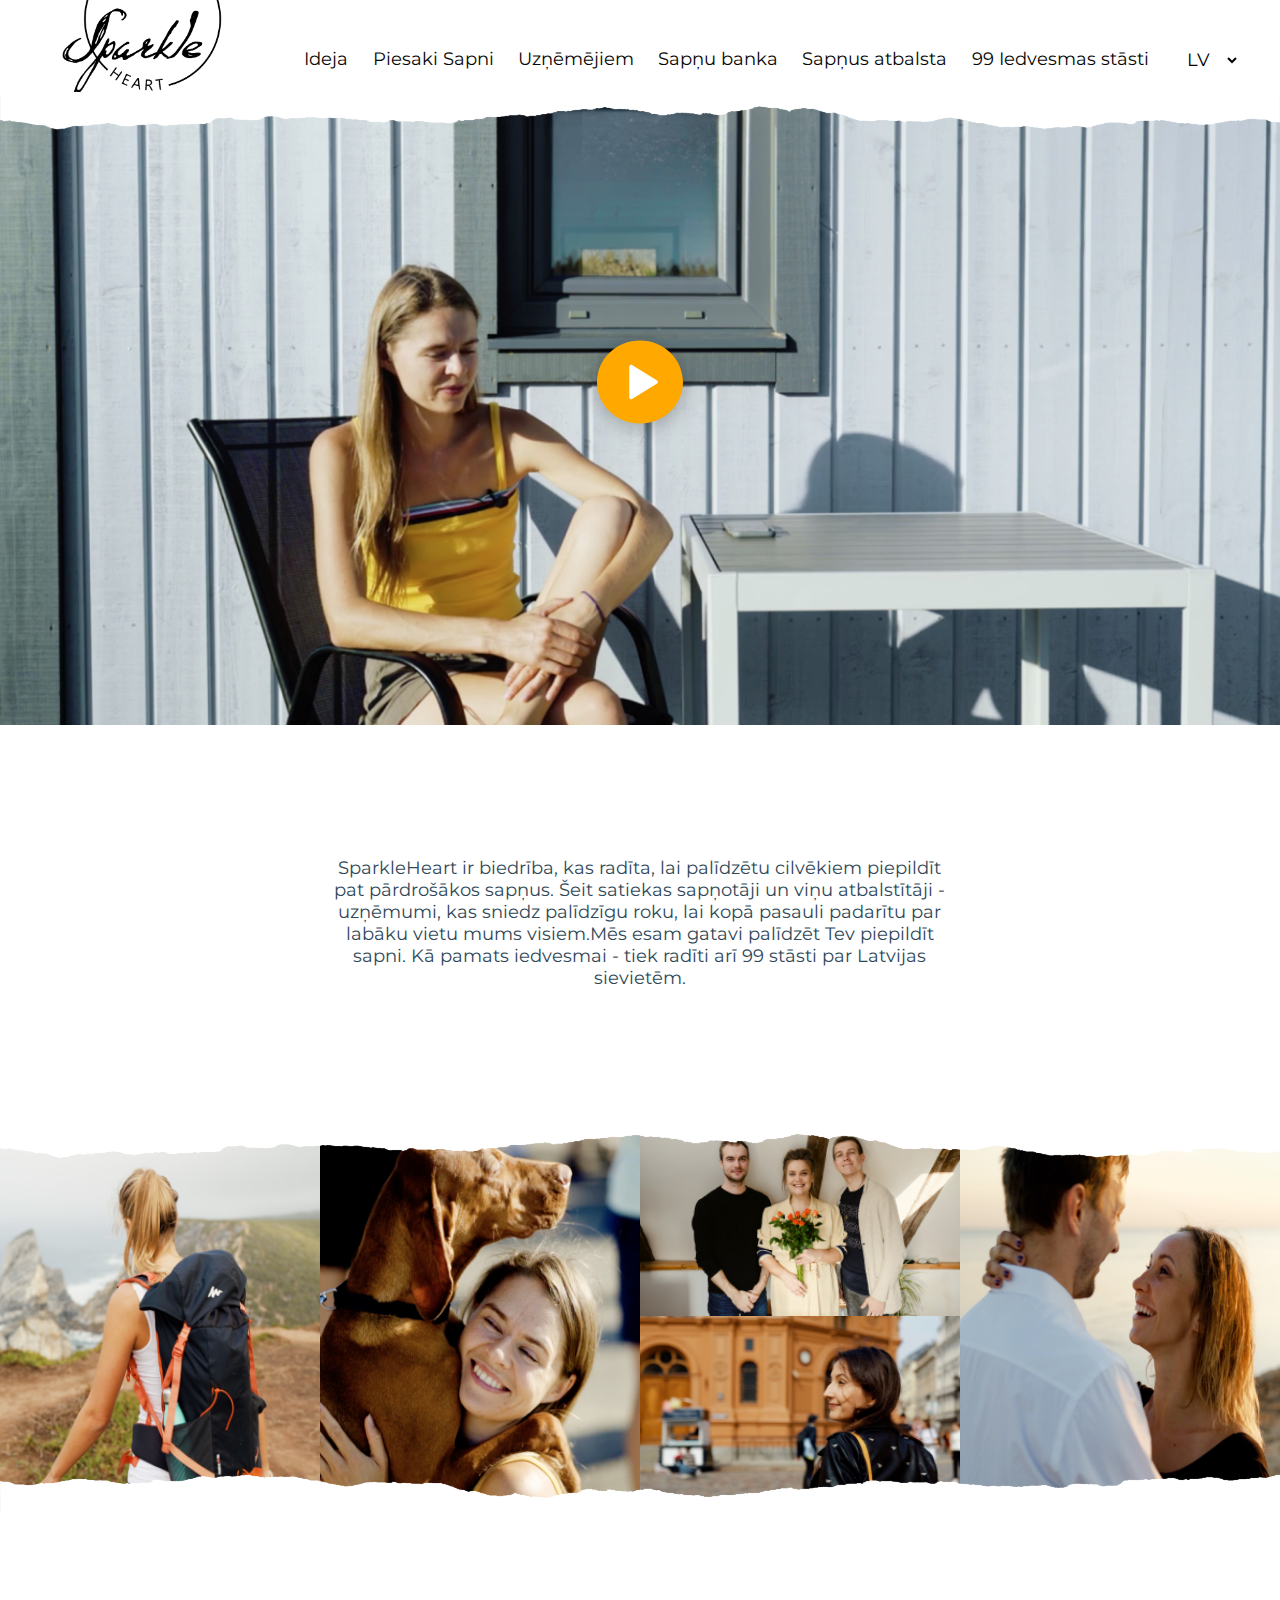
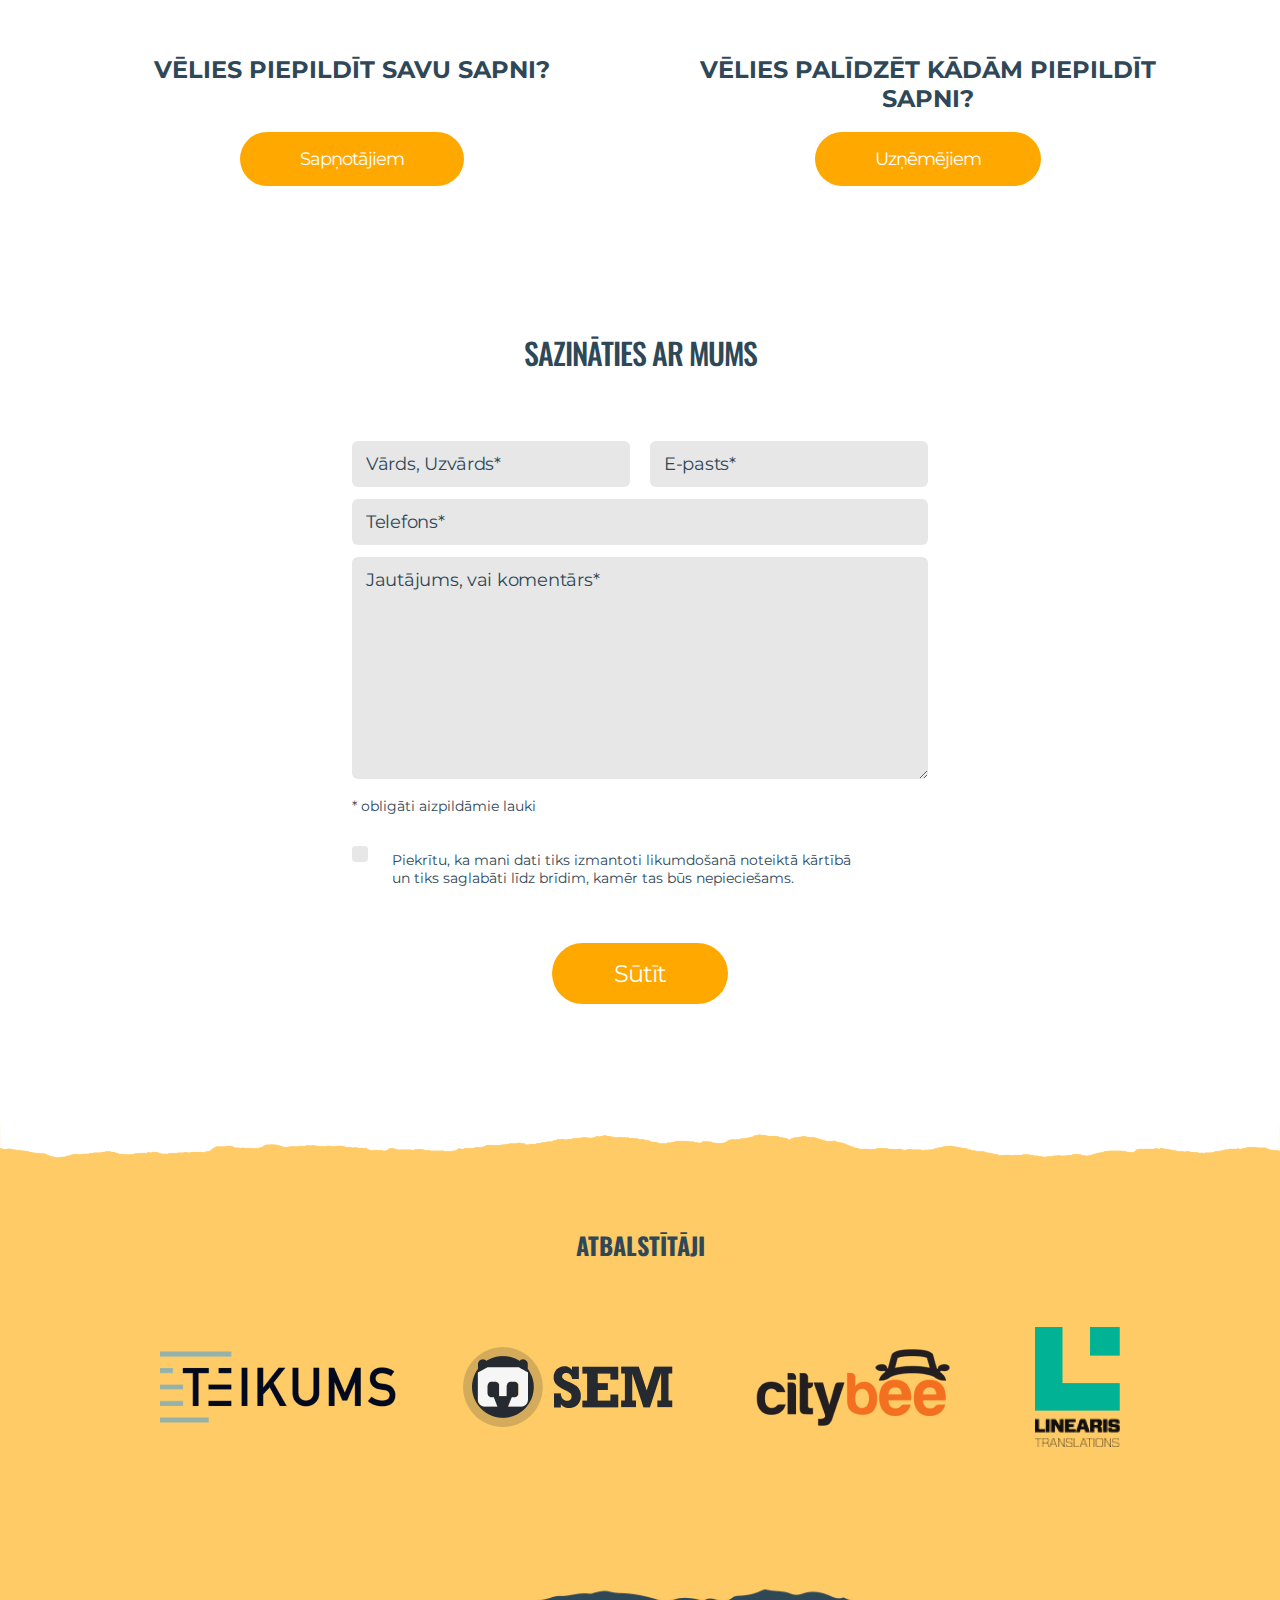
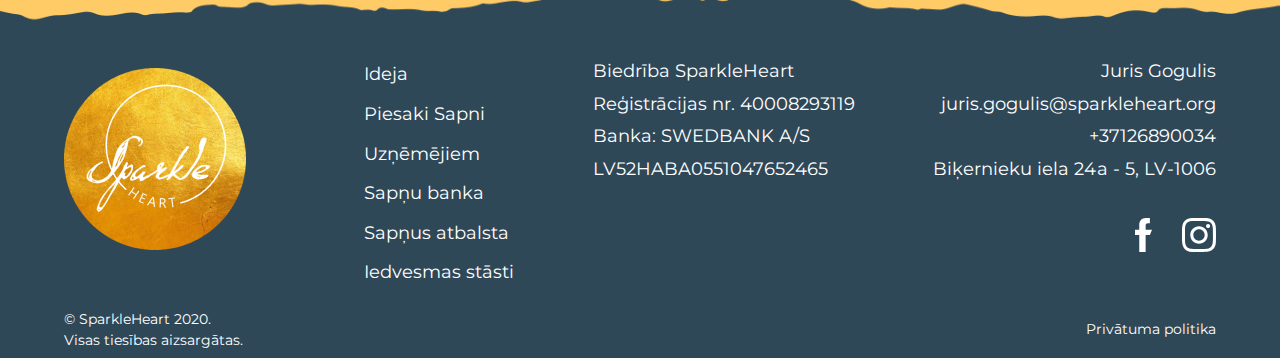
<file: index.html>
<!DOCTYPE html>
<html lang="en">
<head>
  <meta charset="UTF-8">
  <meta name="viewport" content="width=device-width, initial-scale=1.0">
  <link rel="preconnect" href="https://fonts.googleapis.com">
  <link rel="preconnect" href="https://fonts.gstatic.com" crossorigin>
  <link href="https://fonts.googleapis.com/css2?family=Montserrat:wght@500&family=Oswald:wght@500&display=swap" rel="stylesheet">
  <link rel="stylesheet" href="./assets/css/style.css">
  <title>Sparkle Heart</title>
</head>
<body>
  <nav class="nav-bar">
    <div class="main-content-nav">
      <img class="blacklogo" src="./assets/img/black-logo-3.png" alt="logo"/>
      <div class="menu">
        <ul>
          <li id="first-child-li">
            <a href="">LV</a>
            <a href="">RU</a>
            <a href="">EN</a>
          </li>
          <li class="list-item"><a href="ideja.html">Ideja</a></li>
          <li class="list-item"><a href="piesakiSapni.html">Piesaki Sapni</a></li>
          <li class="list-item"><a href="uznemejiem.html">Uzņēmējiem</a></li>
          <li class="list-item"><a href="sapnuBanka.html">Sapņu banka</a></li>
          <li class="list-item"><a href="sapnusAtbalsta.html">Sapņus atbalsta</a></li>
          <li class="list-item"><a href="99stasti.html">99 Iedvesmas stāsti</a></li>
          <li id="last-child-li" class="list-item">
            <select name="languages" id="lang-select">
              <option value="">LV</option>
              <option value="">RU</option>
              <option value="">EN</option>
            </select>
          </li>
        </ul>
      </div>
      <button id="menu-button" class="menu-closed">
        <img src="./assets/img/menu-btn.svg" alt="Menu">
      </button>
      <button id="menu-button" class="menu-open">
        <img src="./assets/img/x.svg" alt="Close">
      </button>
    </div>
    <img class="ripped" src="./assets/img/photo-container-ripped-top.svg" alt="">
  </nav>

  <div class="video">
    <img class="sparkle-video" src="./assets/img/sparkle-video-1.png" alt="background-video"/>
    <img class="vector" src="./assets/img/play-btn.svg" alt="play-btn"/>
  </div>

  <div class="text-wrapper">
    <p>
      SparkleHeart ir biedrība, kas radīta, lai palīdzētu cilvēkiem piepildīt pat pārdrošākos sapņus. Šeit
      satiekas sapņotāji un viņu atbalstītāji - uzņēmumi, kas sniedz palīdzīgu roku, lai kopā pasauli padarītu par
      labāku vietu mums visiem.Mēs esam gatavi palīdzēt Tev piepildīt sapni. Kā pamats iedvesmai - tiek radīti arī
      99 stāsti par Latvijas sievietēm.
    </p>
  </div>

  <div class="photo-container">
    <img class="ripped-top" src="./assets/img/photo-container-ripped-top.svg" alt="">
    <div class="photos-wrapper">
      <img id="photo1" src="./assets/img/zanda_1.jpg" alt="">
      <img id="photo2" src="./assets/img/sibilla_4.jpg" alt="">
      <div id="photo3" class="photos-2">
        <img src="./assets/img/brinuma_meita-15.jpg" alt="">
        <img src="./assets/img/alina_1.jpg" alt="">
      </div>
      <img id="photo4" src="./assets/img/anda_2.jpg" alt="">
    </div>
    <img class="ripped-bottom" src="./assets/img/photo-container-ripped-bottom.svg" alt="">
  </div>

  <div class="two-buttons">
    <div class="container">
      <h3>VĒLIES PIEPILDĪT SAVU SAPNI?</h3>
      <button class="orange-btn">Sapņotājiem</button>
    </div>
    <div class="container">
      <h3>VĒLIES PALĪDZĒT KĀDĀM PIEPILDĪT SAPNI?</h3>
      <button class="orange-btn">Uzņēmējiem</button>
    </div>
  </div>

  <div class="sazinaties-ar-mums">
    <h3>SAZINĀTIES AR MUMS</h3>

    <form action="submit.html" method="POST">
      <div class="input-form">
        <div class="one-line">
          <input id="first-child" class="input-form-input" type="text" placeholder="Vārds, Uzvārds*" required>
          <input id="last-child" class="input-form-input" type="email" placeholder="E-pasts*" required>
        </div>
        <input class="input-form-input" id="telefons" type="number" placeholder="Telefons*" required>
        <textarea id="textarea" class="input-form-input" name="textarea" placeholder="Jautājums, vai komentārs*" rows="9" required></textarea>
        <p class="small-text">* obligāti aizpildāmie lauki</p>
    
        <div class="check-box-container">
          <input id="checkbox" type="checkbox"/>
          <label for="checkbox"></label>
          <p class="small-text">
            Piekrītu, ka mani dati tiks izmantoti likumdošanā noteiktā 
            kārtībā un tiks saglabāti līdz brīdim, kamēr tas būs nepieciešams.
          </p>
        </div>
      </div>
      <button class="orange-btn orange-btn-submit" type="submit" name="submit">Sūtīt</button>
    </form>   
  </div>
  
  <img class="ripped" src="./assets/img/photo-container-ripped-top.svg" alt=""> 

  <div class="atbalstitaji">
    <h3>ATBALSTĪTĀJI</h3>
    <div class="img-container">
      <img src="./assets/img/atbalst-1.png" alt="">
      <img src="./assets/img/atbalst-2.png" alt="">
      <img src="./assets/img/atbalst-3.png" alt="">
      <img id="last-child-atb" src="./assets/img/atbalst-4.png" alt="">
    </div>
    <img class="ripped-footer" src="./assets/img/ripped-footer.png" alt="">
  </div>

  <footer class="large-footer">
    <div class="main-content">
      <div class="left-container">
        <img src="./assets/img/golden-logo.png" alt="">
      </div>
      <div class="miidle-first">
        <p>Ideja</p>
        <p>Piesaki Sapni</p>
        <p>Uzņēmējiem</p>
        <p>Sapņu banka</p>
        <p>Sapņus atbalsta</p>
        <p>Iedvesmas stāsti</p>
      </div>
      <div class="middle-second">
        <p>Biedrība SparkleHeart</p>
        <p>Reģistrācijas nr. 40008293119</p>
        <p>Banka: SWEDBANK A/S</p>
        <p>LV52HABA0551047652465</p>
      </div>
      <div class="right">
        <p>Juris Gogulis</p>
        <p>juris.gogulis@sparkleheart.org</p>
        <p>+37126890034</p>
        <p>Biķernieku iela 24a - 5, LV-1006</p>
        <div class="img-container">
          <img src="./assets/img/svg-facebook.svg" alt="">
          <img src="./assets/img/svg-ig.svg" alt="">
        </div>
      </div>
    </div>
    <div class="bottom">
      <div class="left">
        <p>© SparkleHeart 2020.</p>
        <p>Visas tiesības aizsargātas.</p>
      </div>
      <p>Privātuma politika</p>
    </div>
  </footer>

  <footer class="small-footer">
    <div class="main-content">
      <div class="left-container">
        <img src="./assets/img/golden-logo.png" alt="">
        <p>Juris Gogulis</p>
      </div>
      <div class="right">
        <p>juris.gogulis@sparkleheart.org</p>
        <p>+37126890034</p>
        <p>Biķernieku iela 24a - 5, LV-1006</p>
        <h3>Skatīt rekvizītus</h3>
        <div class="img-container">
          <img src="./assets/img/svg-facebook.svg" alt="">
          <img src="./assets/img/svg-ig.svg" alt="">
        </div>
      </div>
    </div>
    <div class="bottom">
      <div class="left">
        <p>© SparkleHeart 2020.</p>
        <p>Visas tiesības aizsargātas.</p>
      </div>
      <p>Privātuma politika</p>
    </div>
  </footer>

  <script src="script.js"></script>
</body>
</html>
</file>
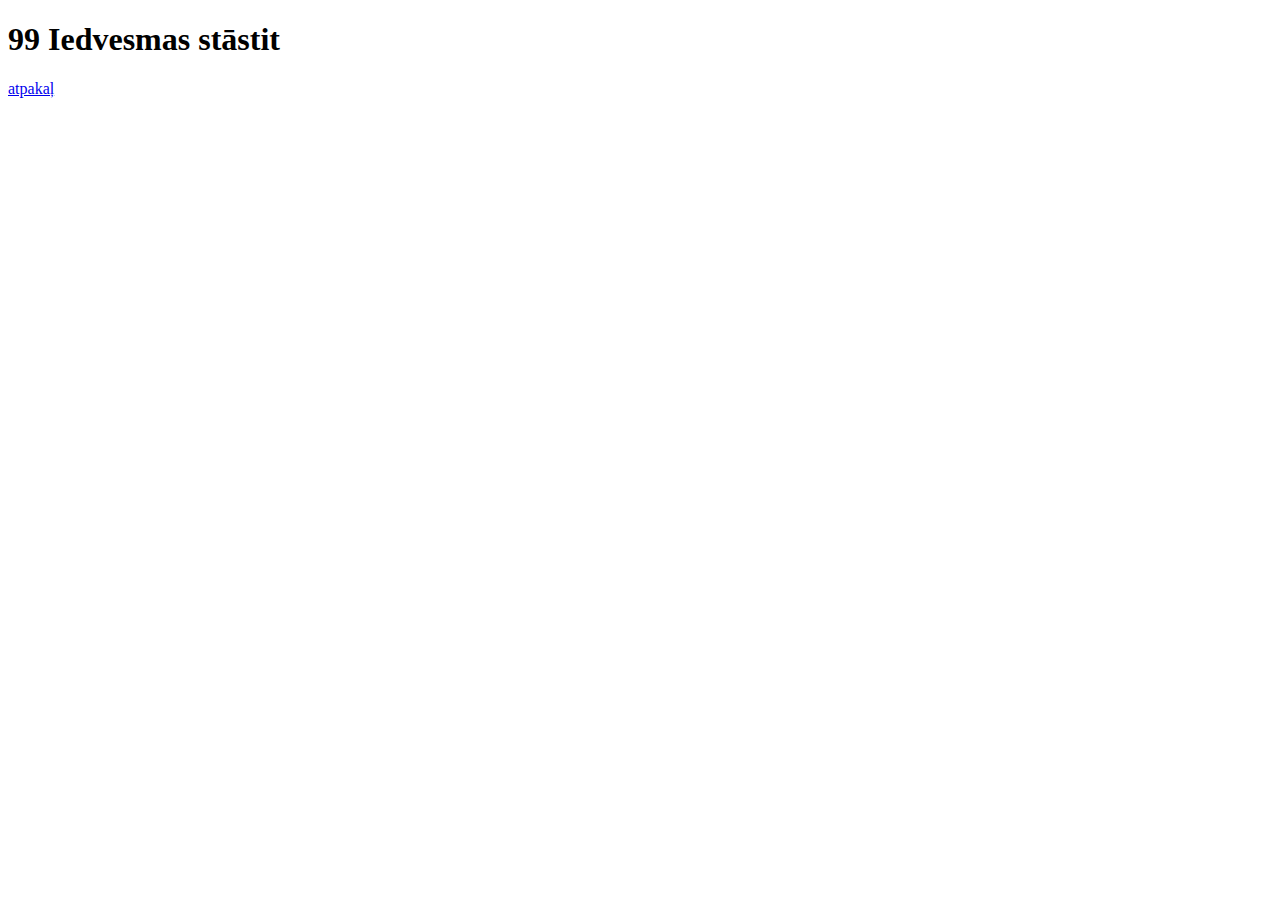
<file: 99stasti.html>
<!DOCTYPE html>
<html lang="en">
<head>
    <meta charset="UTF-8">
    <meta name="viewport" content="width=device-width, initial-scale=1.0">
    <title>Document</title>
</head>
<body>
    <h1>99 Iedvesmas stāstit</h1>
    <a href="index.html">atpakaļ</a>
</body>
</html>
</file>
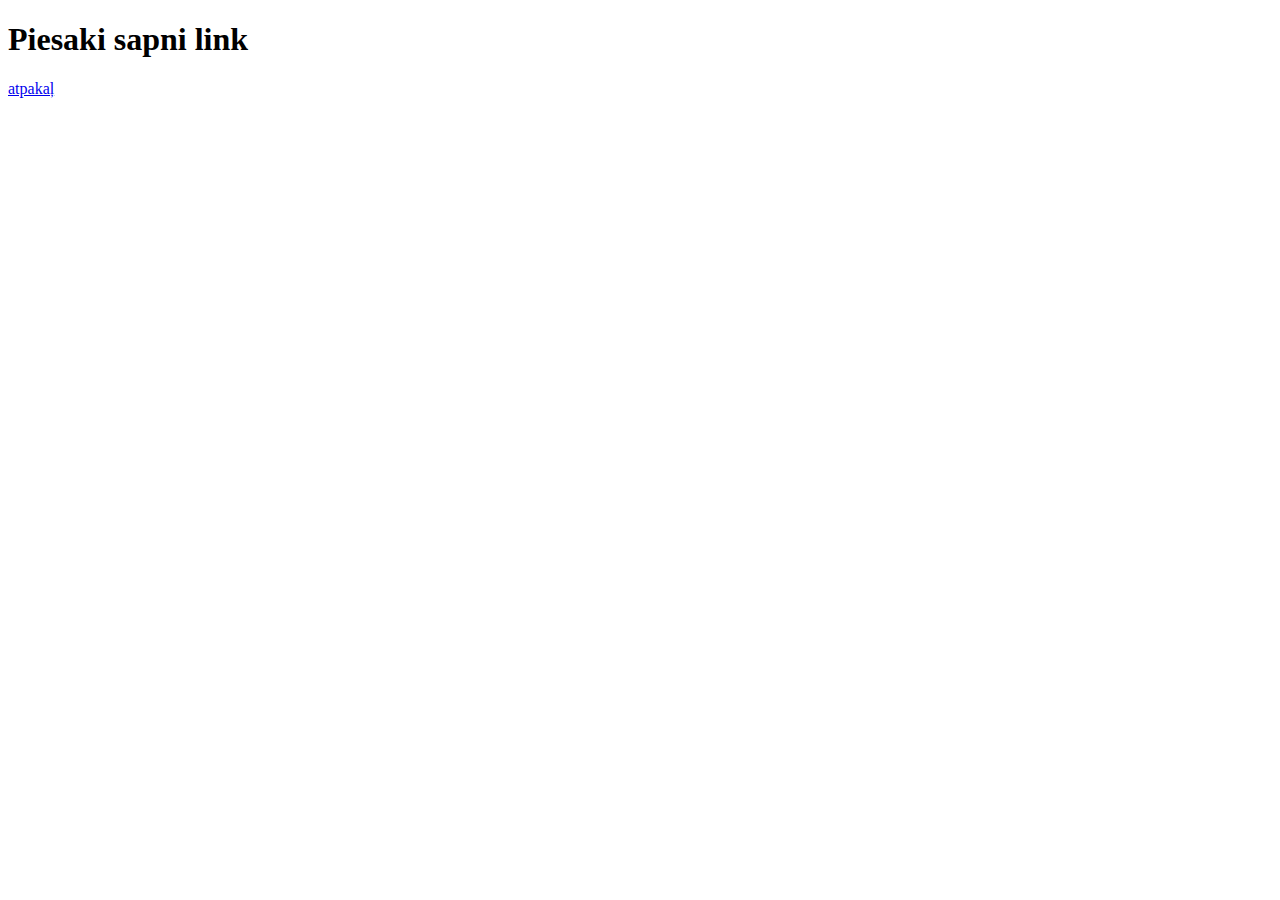
<file: piesakiSapni.html>
<!DOCTYPE html>
<html lang="en">
<head>
    <meta charset="UTF-8">
    <meta name="viewport" content="width=device-width, initial-scale=1.0">
    <title>Document</title>
</head>
<body>
    <h1>Piesaki sapni link</h1>
    <a href="index.html">atpakaļ</a>
</body>
</html>
</file>
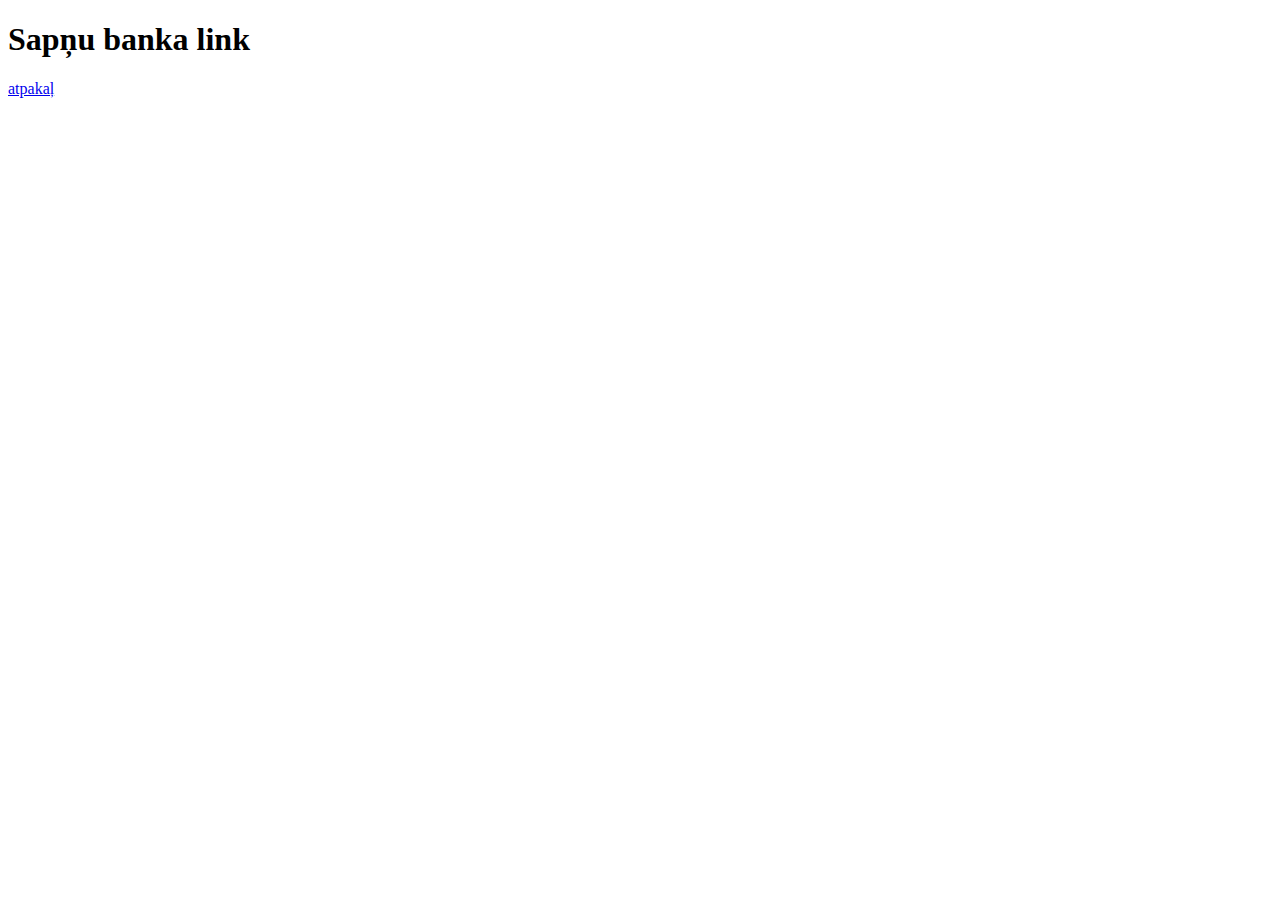
<file: sapnuBanka.html>
<!DOCTYPE html>
<html lang="en">
<head>
    <meta charset="UTF-8">
    <meta name="viewport" content="width=device-width, initial-scale=1.0">
    <title>Document</title>
</head>
<body>
    <h1>Sapņu banka link</h1>
    <a href="index.html">atpakaļ</a>
</body>
</html>
</file>
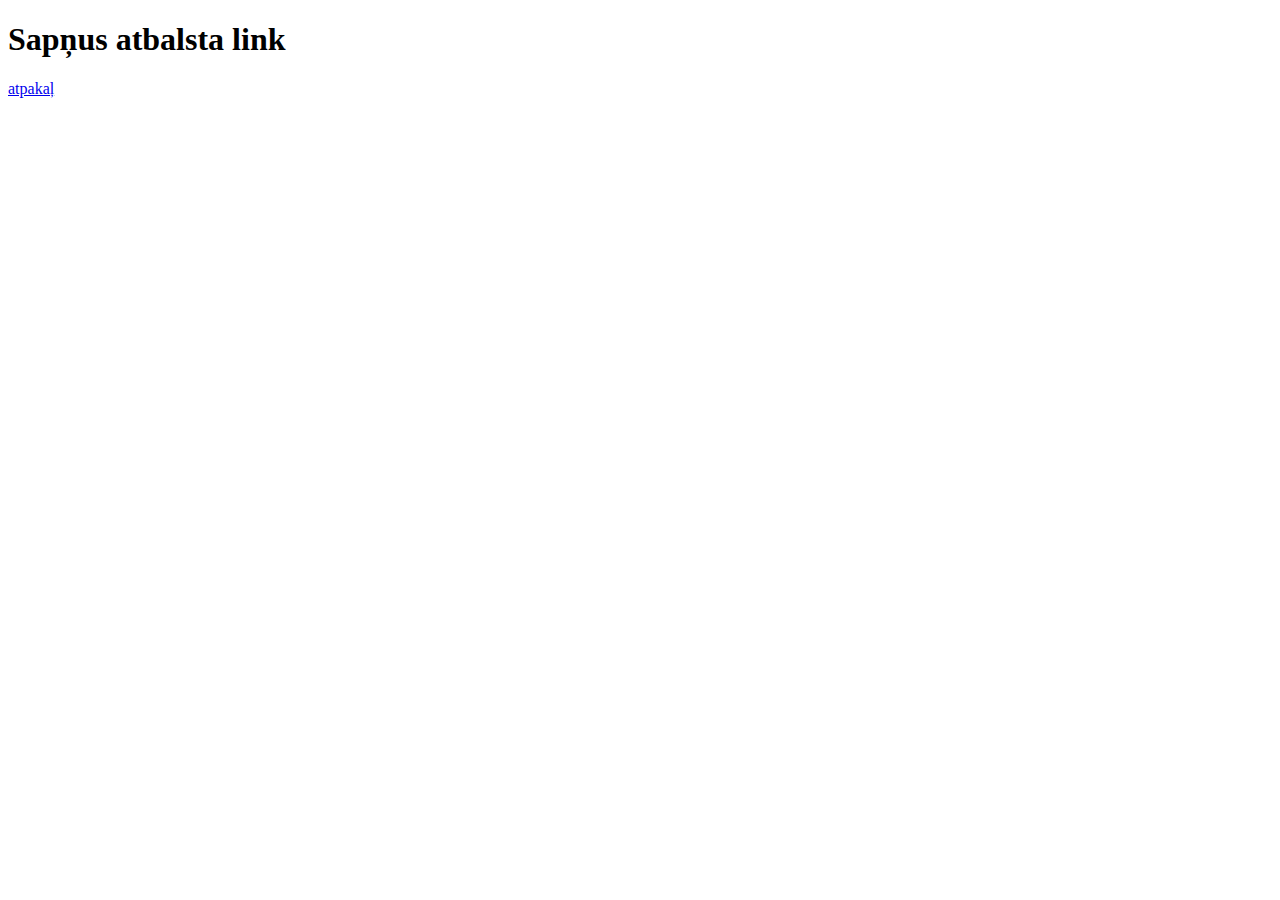
<file: sapnusAtbalsta.html>
<!DOCTYPE html>
<html lang="en">
<head>
    <meta charset="UTF-8">
    <meta name="viewport" content="width=device-width, initial-scale=1.0">
    <title>Document</title>
</head>
<body>
    <h1>Sapņus atbalsta link</h1>
    <a href="index.html">atpakaļ</a>
</body>
</html>
</file>
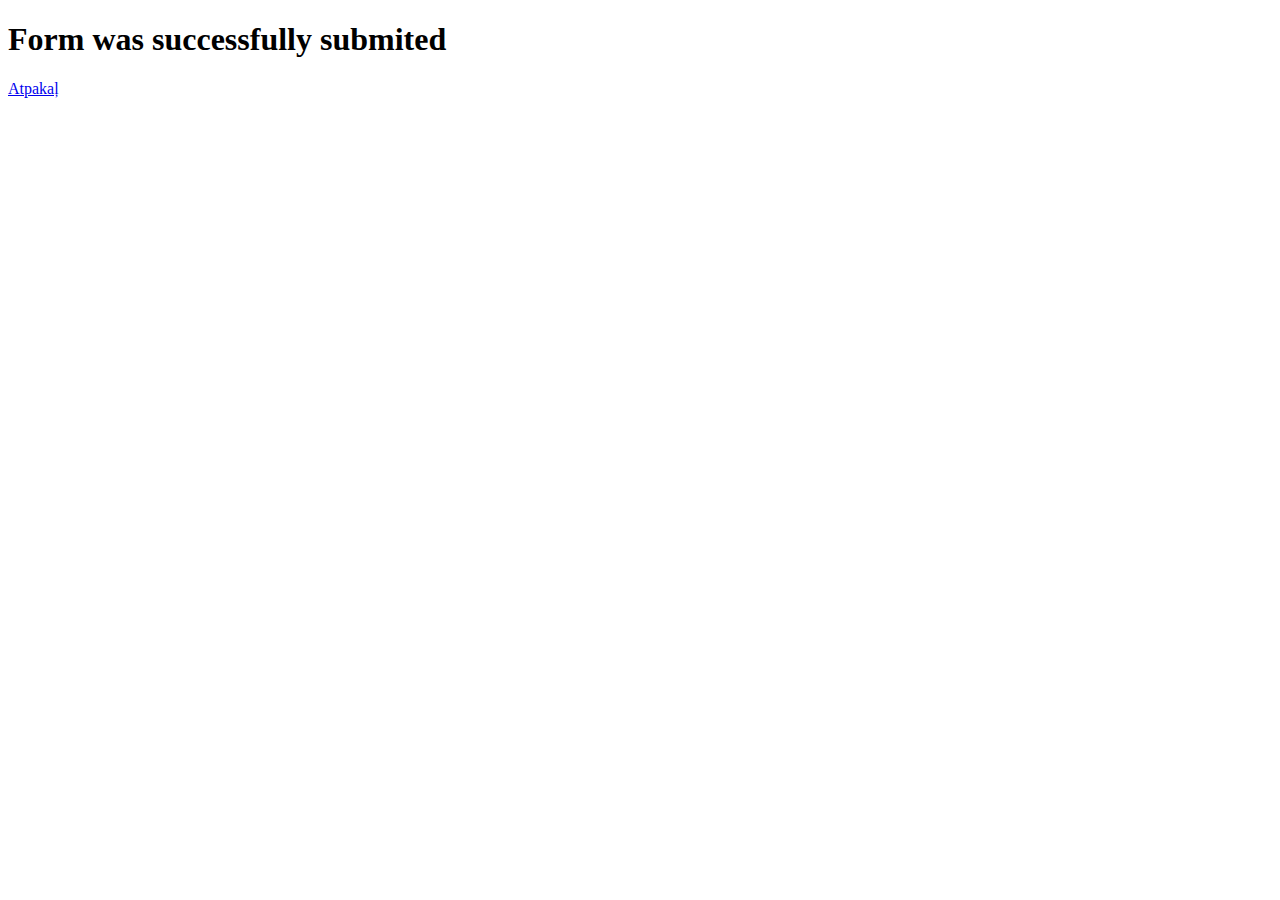
<file: submit.html>
<!DOCTYPE html>
<html lang="en">
<head>
    <meta charset="UTF-8">
    <meta name="viewport" content="width=device-width, initial-scale=1.0">
    <title>Document</title>
</head>
<body>
    <h1>Form was successfully submited</h1>
    <a href="index.html">Atpakaļ</a>
</body>
</html>
</file>
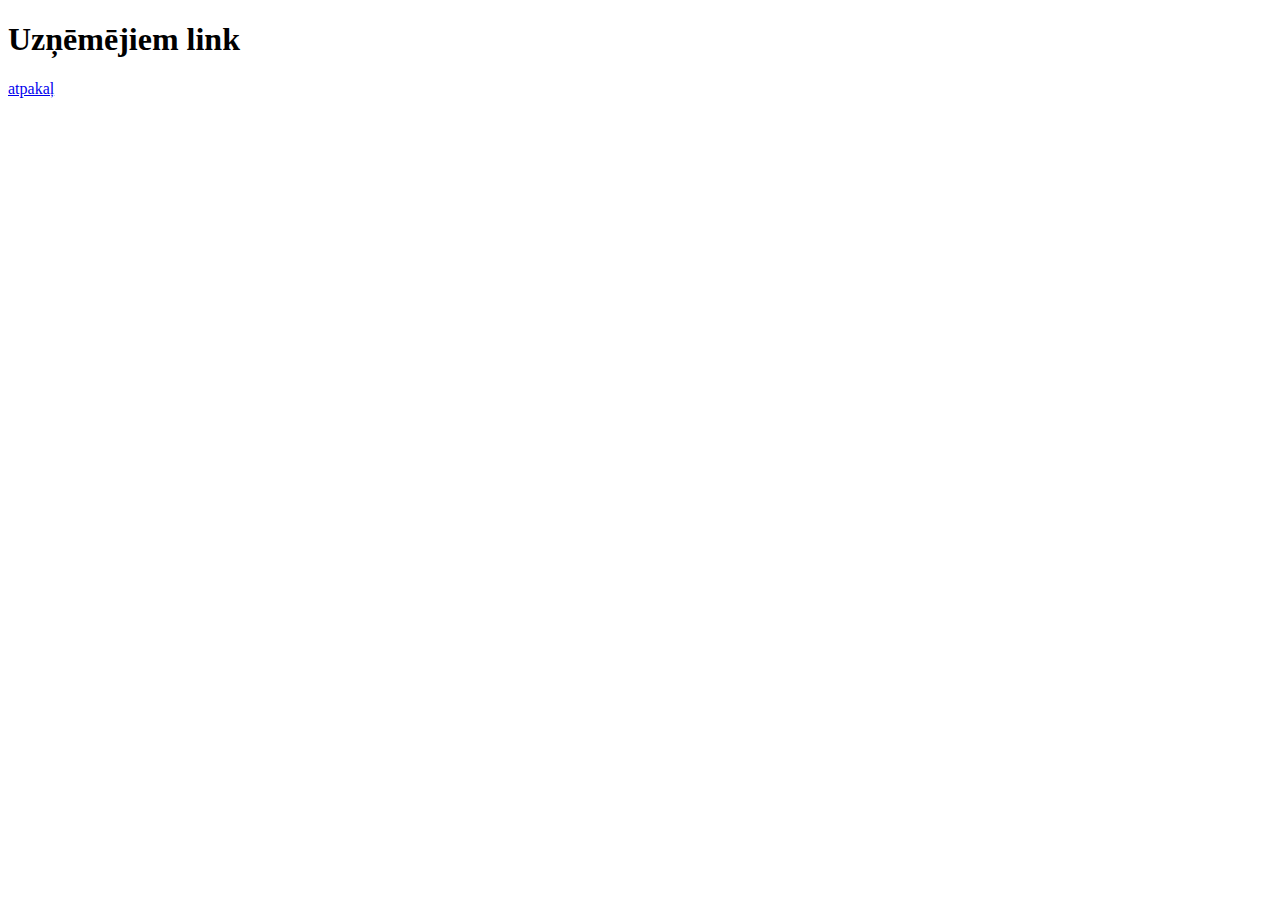
<file: uznemejiem.html>
<!DOCTYPE html>
<html lang="en">
<head>
    <meta charset="UTF-8">
    <meta name="viewport" content="width=device-width, initial-scale=1.0">
    <title>Document</title>
</head>
<body>
    <h1>Uzņēmējiem link</h1>
    <a href="index.html">atpakaļ</a>
</body>
</html>
</file>
<file: assets/css/style.css>
:root {
  --dark-blue: #2F4858;
  --black: #060606;
  --orange: #FFA800;
  --dark-orange: #FF8A00;
  --light-yellow: #FFDA16;
  --yellow: #FFCB66;
  --purple-grey: #C4C4C466;
  --font-11: 11px;
  --font-12: 12px;
  --font-14: 14px;
  --font-16: 16px;
  --font-18: 18px;
  --font-24: 24px;
  --font-30: 30px;
}

::-webkit-scrollbar {
  display: none;
}

body {
  margin: 0;
  padding: 0;
  width: 100vw;
  height: 100vh;
  overflow-x: hidden;
  scroll-behavior: smooth;
  box-sizing: border-box;
}

* {
  font-family: 'Montserrat', sans-serif;
}

/* Logo css */

.blacklogo {
  height: 146px;
  margin-top: -50px;
  margin-left: 36px;
  margin-right: 22px;
}

@media (max-width: 1100px) {
  .blacklogo {
    height: 120px;
    margin-top: -42px;
    margin-left: 25px;
  }
}

@media (max-width: 800px) {
  .blacklogo {
    height: 118px;
    margin-top: -36px;
    margin-left: 50px;
  }
}

@media (max-width: 700px) {
  .blacklogo {
    height: 72px;
    margin-top: -24px;
    margin-left: -6px;
  }
}


/* Nav bar css */
.nav-bar {
  width: 100%;
  position: absolute;
  top: 0;
  z-index: 1;
  background-color: #FFF;
}

.nav-bar > .main-content-nav {
  display: flex;
  justify-content: space-between;
  align-items: flex-end;
  margin-left: 26px;
}

.nav-bar > .main-content-nav >.menu {
  display: flex;
  align-items: flex-end;
  width: 80%;
  margin: 0 40px 0 60px;
}

.nav-bar > .main-content-nav >.menu > ul {
  display: flex;
  width: 100%;
  justify-content: space-between;
  padding: 0;
  margin: 0;
}

.nav-bar > .main-content-nav > .menu > ul > li {
  list-style: none;
  font-size: var(--font-18);
  padding-bottom: 24px;
}

.nav-bar > .main-content-nav > .menu > ul > li > a {
  color: var(--black);
}

.nav-bar > .main-content-nav > .menu > ul > li > a {
  text-decoration: none;
}

.nav-bar > .main-content-nav > .menu > ul > li > a:hover {
  border-bottom: 3px solid var(--orange);
}

.nav-bar > .main-content-nav > .menu > ul > li > select {
  border: none;
  font-size: var(--font-18);
  padding: 0 10px;
  background-color: #fff;
}

.nav-bar > .main-content-nav > #menu-button {
  border: none;
  background-color: #fff;
  height: 40px;
  cursor: pointer;
  margin: 0 75px 11px 0;
}

.menu-open {
  display: none;
}

@media (max-width: 1150px) {
  .nav-bar > .main-content-nav >.menu {
    margin: 0 10px;
  }
}

@media (min-width: 1000px) {
  .nav-bar > .main-content-nav > #menu-button {
    display: none;
  }

  .nav-bar > .main-content-nav > .menu > ul > #first-child-li {
    display: none;
  }
}

@media (max-width: 1000px) {
  .nav-bar > .main-content-nav > .menu ul {
    display: none;
  }
}

@media (max-width: 1000px) {
  .nav-bar > .main-content-nav > .menu ul {
    display: none;
  }

  .nav-bar > .main-content-nav > .menu {
    position: fixed;
    top: 80px;
    right: -100%;
    width: 100%;
    height: auto;
    background-color: #fff;
    transition: right 0.3s ease-in-out;
    z-index: 10;
    margin: 0;
  }

  .nav-bar > .main-content-nav > .menu > ul {
    display: block;
    text-align: center;
    margin: 40px auto auto;
  }

  .nav-bar > .main-content-nav > .menu > ul > li {
    margin: 20px 0;
  }

  .nav-bar > .main-content-nav > .menu.open {
    right: 0;
  }

  .nav-bar > .main-content-nav > .menu > ul > #first-child-li {
    display: block;
  }

  .nav-bar > .main-content-nav > .menu > ul > #first-child-li > a {
    margin: 0 20px;
  }

  .nav-bar > .main-content-nav > .menu > ul > #last-child-li {
    display: none;
  }
}

@media (max-width: 700px) {
  .nav-bar > .main-content-nav > #menu-button {
    margin: 6px 10px 0 0;
  }

  .nav-bar > .main-content-nav > .menu {
    top: 55px;
  }
}

@media (max-width: 400px) {
  .nav-bar > .main-content-nav > .menu {
    top: 50px;
  }
}


/* Ripped lines css */
.ripped {
  position: absolute;
  margin-top: -4px;
  width: 100%;
  z-index: 1;
}

@media (max-width: 700px) {
  .ripped {
    margin-top: 0px;
  }
}

.ripped-top {
  position: absolute;
  top: 0;
  left: 0;
  width: 105%;
  margin-top: -2px;
  z-index: 1;
}

.ripped-bottom {
  position: absolute;
  bottom: 0;
  left: 0;
  width: 105%;
  margin-bottom: -2px;
  z-index: 1;
}


/* Video and button */
.video {
  position: relative;
  margin-top: 48px;
}

.sparkle-video {
  width: 100%;
  display: block;
}

.vector {
  position: absolute;
  top: 50%;
  left: 50%;
  transform: translate(-50%, -50%);
}

@media (max-width: 800px) {
  .video {
    margin-top: 72px;
  }
  
  .vector {
    height: 120px;
  }
}

@media (max-width: 700px){
  .video {
    margin-top: 50px;
  }
}

@media (max-width: 500px) {
  .video {
    margin-top: 48px;
  }

  .vector {
    height: 70px;
  }
}


/* Text contianer */
.text-wrapper {
  height: 44vh;
  display: flex;
  justify-content: center;
  align-items: center;
  text-align: center;
}

.text-wrapper > p {
  width: 48%;
  color: var(--dark-blue);
  font-size: var(--font-18);
}

@media (max-width: 1000px) {
  .text-wrapper {
    height: 48vh;
  }

  .text-wrapper > p {
    width: 80%;
  }
}

@media (max-width: 700px) {
  .text-wrapper {
    height: 30vh;
  }

  .text-wrapper > p {
    width: 90%;
    font-size: var(--font-12);
  }
}


/* Photos css */
.photo-container {
  position: relative;
}

.photo-container > .photos-wrapper {
  position: relative;
  width: 100%;
  display: flex;
  justify-content: center;
  height: auto;
  transition: ease all 0.4s;
  flex-wrap: wrap;
}

.photo-container > .photos-wrapper > img {
  width: 25%;
  flex: 0 0 25%;
}

.photo-container > .photos-wrapper > .photos-2 {
  display: flex;
  flex-wrap: wrap;
  width: 25%;
  flex: 0 0 25%;
}

.photo-container > .photos-wrapper > .photos-2 > * {
  width: 100%;
  height: 50%;
}

@media (max-width: 700px) {
  .photo-container > .photos-wrapper > .photos-2,
  .photo-container > .photos-wrapper > img {
    width: 50%;
    flex: 0 0 50%;
  }

  .photo-container > .photos-wrapper > .photos-2 > *,
  .photo-container > .photos-wrapper > .photos-wrapper > img {
    height: auto;
  }
}


/* Two buttons and h3 */
.two-buttons {
  margin-top: 120px;
  display: flex;
  width: 90%;
  margin: 120px auto 0;
}

.two-buttons > .container {
  margin: 0 auto;
  width: 40%;
  text-align: center;
  display: flex;
  flex-direction: column;
  justify-content: space-between;
  align-items: center;
  height: 100%;
}

.two-buttons > .container > h3 {
  height: 6vh;
  margin-bottom: 5%;
  color: var(--dark-blue);
  font-size: var(--font-24);
  font-style: normal;
}

@media (max-width: 920px) {
  .two-buttons > .container > h3 {
    height: 10vh;
  }
}

@media (max-width: 800px) {
  .two-buttons {
    margin-top: 124px;
  }

  .two-buttons > .container {
    width: 80%;
    letter-spacing: -1px;
  }

  .two-buttons > .container > h3 {
    margin-bottom: 40px;
    font-size: var(--font-18);
  }
}

@media (max-width: 700px) {
  .two-buttons {
    display: block;
    width: 80%;
    margin: 20% auto;
    text-align: center;
    height: auto;
  }

  .two-buttons > .container {
    margin: 104px auto 0;
    width: 90%;
    display: block;
  }

  .two-buttons > .container > h3 {
    margin-bottom: 18px;
  }
}

@media (max-height: 700px) {
  .two-buttons > .container > h3 {
    height: 80px;
    margin-bottom: 10px;
  }
}

.orange-btn {
  color: #FFF;
  border: none;
  border-radius: 40px;
  background-color: var(--orange);
  padding: 16px 60px;
  font-size: var(--font-18);
  letter-spacing: -1px;
  transition: 0.3s;
  max-width: 240px;
}

.orange-btn-submit {
  padding: 16px 62px;
}

.orange-btn:hover {
  background-color: var(--light-yellow);
}

.orange-btn:active {
  background-color: var(--dark-orange);
}

@media (max-width: 800px) {
  .orange-btn {
    padding: 16px 60px;
  }
}

@media (max-width: 700px) {
  .orange-btn {
    padding: 10px 44px;
  }
}


/* Form container */
.sazinaties-ar-mums > h3 {
  font-size: var(--font-30);
  text-align: center;
  color: var(--dark-blue);
  margin: 144px 0 60px;
  font-weight: 500;
  font-family: 'Oswald', sans-serif;
  letter-spacing: -1px;
}

.sazinaties-ar-mums > form > .input-form {
  width: 45%;
  margin: 0 auto;
  display: flex;
  flex-direction: column;
}

.sazinaties-ar-mums .input-form > .one-line {
  display: grid;
  grid-template-columns: auto auto;
  overflow: hidden;
  flex: 1;
}

.sazinaties-ar-mums .input-form > .one-line > #first-child {
  margin-right: 10px;
}

.sazinaties-ar-mums .input-form > .one-line > #last-child {
  margin-left: 10px;
}

.sazinaties-ar-mums .input-form-input {
  font-size: var(--font-18);
  background-color: var(--purple-grey);
  padding: 12px 14px;
  border-radius: 6px;
  border: none;
  letter-spacing: -0.27px;
  margin: 6px 0;
}

.sazinaties-ar-mums .input-form-input::placeholder {
  color: var(--dark-blue);
}

.sazinaties-ar-mums > .input-form > #telefons {
  display: block;
}

.sazinaties-ar-mums .small-text {
  color: var(--dark-blue);
  font-size: var(--font-14);
  margin: 12px 0 24px 0;
}

.sazinaties-ar-mums > form > .input-form > .check-box-container {
  display: flex;
  margin: 0;
  width: 90%;
}

.sazinaties-ar-mums > form > .input-form > .check-box-container > #checkbox {
  opacity: 0;
}

.sazinaties-ar-mums > form > .input-form > .check-box-container > label {
  position: relative;
  display: inline-block;
  padding-left: 40px;
  margin-top: 4px;
  margin-left: -20px;
}

.sazinaties-ar-mums > form > .input-form > .check-box-container > label::before, .sazinaties-ar-mums > form > .input-form > .check-box-container > label::after {
  position: absolute;
  content: "";
  display: inline-block;
}

.sazinaties-ar-mums > form > .input-form > .check-box-container > label::before {
  height: 16px;
  width: 16px;
  border: none;
  border-radius: 4px;
  left: 0px;
  top: 3px;
  background-color: var(--purple-grey);
}

.sazinaties-ar-mums > form > .input-form > .check-box-container > label::after {
  height: 5px;
  width: 9px;
  border-left: 2px solid;
  border-bottom: 2px solid;
  transform: rotate(-45deg);
  left: 3px;
  top: 6px;
}

.sazinaties-ar-mums > form > .input-form > .check-box-container > #checkbox + label::after {
  content: none;
}

.sazinaties-ar-mums > form > .input-form > .check-box-container > #checkbox:checked + label::after {
  content: "";
}

.sazinaties-ar-mums > form > button {
  display: block;
  margin: 32px auto 120px;
  font-size: var(--font-24);
}

@media (max-width: 1050px) {
  .sazinaties-ar-mums > h3 {
    margin: 146px 0 50px;
  }

  .sazinaties-ar-mums > form > .input-form {
    width: 80%;
  }

  .sazinaties-ar-mums .small-text {
    margin: 0 0 20px 0;
  }

  .sazinaties-ar-mums > form > button {
    margin: 32px auto 140px;
  }
}

@media (max-width: 700px) {
  .sazinaties-ar-mums > h3 {
    margin: 118px 0 18px;
  }

  .sazinaties-ar-mums > form > .input-form {
    display: flex;
    flex-wrap: nowrap;
    width: 90%;
  }

  .sazinaties-ar-mums .input-form > .one-line {
    display: block;
  }

  .sazinaties-ar-mums .input-form > .one-line > #first-child {
    margin-right: 0;
  }

  .sazinaties-ar-mums .input-form > .one-line > #last-child {
    margin-left: 0;
  }

  .sazinaties-ar-mums .input-form-input {
    box-sizing: border-box;
    padding: 6px 14px;
  }

  .input-form-input {
    width: 100%;
  }

  .sazinaties-ar-mums > form > .input-form > #textarea {
    height: 150px;
  }

  .sazinaties-ar-mums > form > .input-form > .check-box-container {
    width: 100%;
  }

  .sazinaties-ar-mums > form > .input-form > .check-box-container > .small-text {
    letter-spacing: -0.5px;
  }

  .sazinaties-ar-mums > form > button {
    margin: 32px auto 140px;
  }

  .sazinaties-ar-mums .small-text {
    margin: 0 0 10px 0;
  }

}


/* Atbalstītāju css */
.atbalstitaji {
  height: 50vh;
  background-color: var(--yellow);
  text-align: center;
  position: relative;
}

.atbalstitaji > h3 {
  font-size: var(--font-24);
  color: var(--dark-blue);
  margin: 0;
  padding: 8% 0 5%;
  font-family: 'Oswald', sans-serif;
}

.atbalstitaji > .img-container {
  width: 75%;
  display: flex;
  align-items: center;
  justify-content: space-between;
  flex-wrap: wrap;
  margin: 0 auto;
}

@media (min-width: 1100px) {
  .atbalstitaji {
    height: 58vh;
  }
}

@media (max-width: 1100px) {
  .atbalstitaji > .img-container > img {
    height: 60px;
  }
}

@media (max-width: 800px) {
  .atbalstitaji {
    height: 34vh;
  }

  .atbalstitaji > .img-container > img {
    height: 47px;
  }
}

@media (max-width: 700px) {
  .atbalstitaji {
    height: auto;
  }
  .atbalstitaji > .img-container img {
    width: 45%;
  }

  .atbalstitaji > h3 {
    padding: 56px 0 40px;
  }

  .atbalstitaji > .img-container {
    width: 90%;
    margin: 0 auto 70px;
  }

  .atbalstitaji > .img-container > img {
    height: auto;
    margin: 20px 0;
  }

  .atbalstitaji > .img-container > #last-child-atb {
    height: 110px;
    width: 20%;
    margin: 0 auto;
  }
}

@media (max-width: 500px) {
  .atbalstitaji > .img-container > #last-child-atb {
    height: 70px;
  }
}

.ripped-footer {
  width: 100%;
  position: absolute;
  bottom: 0;
  left: 0;
}

@media (max-width: 700px) {
  .ripped-footer {
    margin-bottom: -5px;
    position: static;
  }
}

@media (max-height: 650px) {
  .ripped-footer {
    position: relative;
    margin-bottom: -5px;
  }

  .atbalstitaji {
    height: auto;
  }
}


/* Footer css */
footer {
  background-color: var(--dark-blue);
  color: #FFF;
}

footer > .main-content {
  display: flex;
  width: 90%;
  margin: 0 auto;
  justify-content: space-between;
  flex-wrap: wrap;
  font-size: var(--font-18);
  line-height: 0.8;
}

footer > .main-content > .left-container {
  margin-right: 40px;
}

footer > .main-content > .left-container > img {
  padding: 12% 0;
  height: 182px;
}

footer > .main-content > .miidle-first {
  line-height: 1.2;
}

footer > .main-content > .middle-second > h3, footer > .main-content > .right > h3 {
  font-size: var(--font-24);
  margin-top: 12px;
}

footer > .main-content > .right {
  text-align: right;
}

footer > .main-content > .right > .img-container {
  display: flex;
  justify-content: flex-end;
  align-items: center;
  margin: 15% 0;
}

footer > .main-content > .right > .img-container > img {
  height: 34px;
}

footer > .main-content > .right > .img-container > img:first-child {
  padding-right: 30px;
}

footer > .bottom {
  display: flex;
  justify-content: space-between;
  align-items: center;
  width: 90%;
  margin: 0 auto;
  font-size: var(--font-14);
  line-height: 0.5;
}

.small-footer {
  display: none;
}

@media (max-width: 1050px) {
  footer > .main-content {
    width: 98%;
  }

  footer > .main-content > .left-container {
    margin-right: 10px;
  }
}

@media (max-width: 910px) {
  .large-footer {
    display: none;
  }

  .small-footer {
    display: block;
    padding: 40px 40px 20px;
    height: auto;

  }

  footer > .main-content {
    padding-top: 0;
    width: 90%;
  }

  footer > .main-content > .right > .img-container > img{
    height: 25px;
  }

  footer > .main-content > .left-container > img {
    height: 162px;
    padding: 0;
  }

  footer > .main-content > .left-container > p {
    padding: 20px 0 0;
    margin: 0;
    font-size: var(--font-24);
  }

  footer > .main-content > .right > p:first-child {
    margin: 50px 0 0;
  }

  footer > .main-content > .right > h3 {
    font-size: var(--font-18);
  }

  footer > .bottom > .left, footer > .bottom > p {
    display: flex;
    font-size: calc(var(--font-14) + 2px);
  }
}

@media (max-width: 700px) {
  .small-footer {
    padding: 0;
    height: auto;
  }

  .small-footer > .main-content > .right > .img-container {
    display: flex;
    align-items: center;
    justify-content: flex-start;
    margin: 17% 0;
  }

  .small-footer > .main-content > .right > .img-container > img:first-child {
    padding-right: 38px;
  }

  .small-footer > .main-content {
    line-height: 1;
  }

  .small-footer > .main-content > .left-container > img {
    height: 100px;
    padding: 20px 0 8px;
  }

  .small-footer > .main-content > .left-container > p{
    font-size: var(--font-18);
  }

  .small-footer > .main-content > .right {
    font-size: var(--font-12);
  }

  .small-footer > .main-content > .right > p:first-child {
    margin: 36px 0 0;
  }

  .small-footer > .main-content > .right > h3 {
    font-size: var(--font-14);
  }

  .small-footer > .main-content > .right {
    text-align: left;
  }

  .small-footer > .bottom {
    display: block;
    line-height: 1;
  }

  .small-footer > .bottom > p, .small-footer > .bottom > .left > p{
    display: block;
    font-size: var(--font-11);
  }

  .small-footer > .bottom > p {
    margin: 0;
    padding-bottom: 40px;
  }
}
</file>
